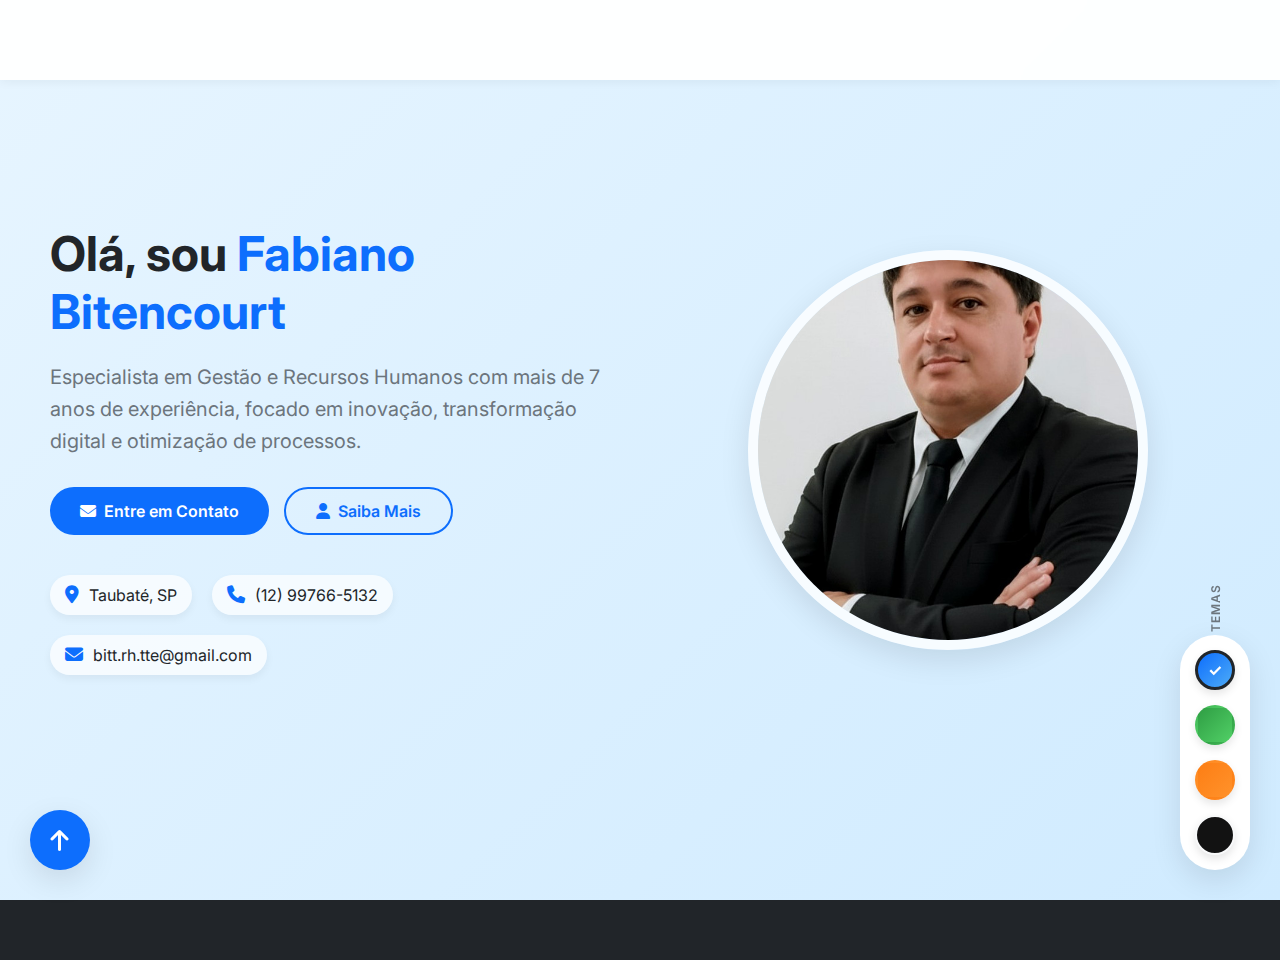
<file: index.html>
<!DOCTYPE html>
<html lang="pt-BR">
<head>
    <meta charset="UTF-8">
    <meta name="viewport" content="width=device-width, initial-scale=1.0">
    <title>Fabiano Bitencourt - Gestão e Inovação</title>
    <link href="https://fonts.googleapis.com/css2?family=Inter:wght@300;400;500;600;700;800&display=swap" rel="stylesheet">
    <link rel="stylesheet" href="https://cdnjs.cloudflare.com/ajax/libs/font-awesome/6.4.0/css/all.min.css">
    <link rel="stylesheet" href="styles.css">
</head>
<body>
    <!-- Skip to main content for accessibility -->
    <a href="#main-content" class="skip-link">Pular para o conteúdo principal</a>

    <!-- Theme Selector -->
    <div class="theme-selector">
        <div class="theme-label">Temas</div>
        <div class="theme-options">
            <div class="theme-option theme-ocean active" data-theme="ocean" title="Tema Oceano Azul"></div>
            <div class="theme-option theme-forest" data-theme="forest" title="Tema Floresta Verde"></div>
            <div class="theme-option theme-sunset" data-theme="sunset" title="Tema Pôr do Sol Laranja"></div>
            <div class="theme-option theme-dark" data-theme="dark" title="Tema Escuro"></div>
        </div>
    </div>

    <header id="header"></header>

    <!-- Main Content -->
    <main id="main-content">
        <!-- Hero Section -->
        <section class="hero" id="home">
            <div class="floating-shapes">
                <div class="shape shape-1"></div>
                <div class="shape shape-2"></div>
                <div class="shape shape-3"></div>
            </div>
            <div class="hero-container">
                <div class="hero-content">
                    <h1 class="hero-title">Olá, sou <span>Fabiano Bitencourt</span></h1>
                    <p class="hero-subtitle">Especialista em Gestão e Recursos Humanos com mais de 7 anos de experiência, focado em inovação, transformação digital e otimização de processos.</p>
                    <div class="hero-buttons">
                        <a href="contact.html" class="btn btn-primary">
                            <i class="fas fa-envelope"></i>
                            Entre em Contato
                        </a>
                        <a href="about.html" class="btn btn-outline">
                            <i class="fas fa-user"></i>
                            Saiba Mais
                        </a>
                    </div>
                    <div class="hero-info">
                        <div class="hero-info-item">
                            <i class="fas fa-map-marker-alt"></i>
                            <span>Taubaté, SP</span>
                        </div>
                        <div class="hero-info-item">
                            <i class="fas fa-phone"></i>
                            <span>(12) 99766-5132</span>
                        </div>
                        <div class="hero-info-item">
                            <i class="fas fa-envelope"></i>
                            <span>bitt.rh.tte@gmail.com</span>
                        </div>
                    </div>
                </div>
                <div class="hero-image">
                    <div class="hero-image-container">
                        <img src="assets/images/profile.jpg" alt="Fabiano Bitencourt">
                        <div class="hero-image-bg"></div>
                    </div>
                </div>
            </div>
        </section>
    </main>

    <footer></footer>

    <!-- Floating Action Button -->
    <div class="fab-container">
        <div class="fab" id="fab">
            <i class="fas fa-arrow-up"></i>
        </div>
    </div>

    <!-- Toast Notification -->
    <div class="toast" id="toast">
        <i class="fas fa-check-circle"></i>
        <span id="toast-message">Mensagem enviada com sucesso!</span>
    </div>

    <script src="script.js"></script>
</body>
</html>
</file>
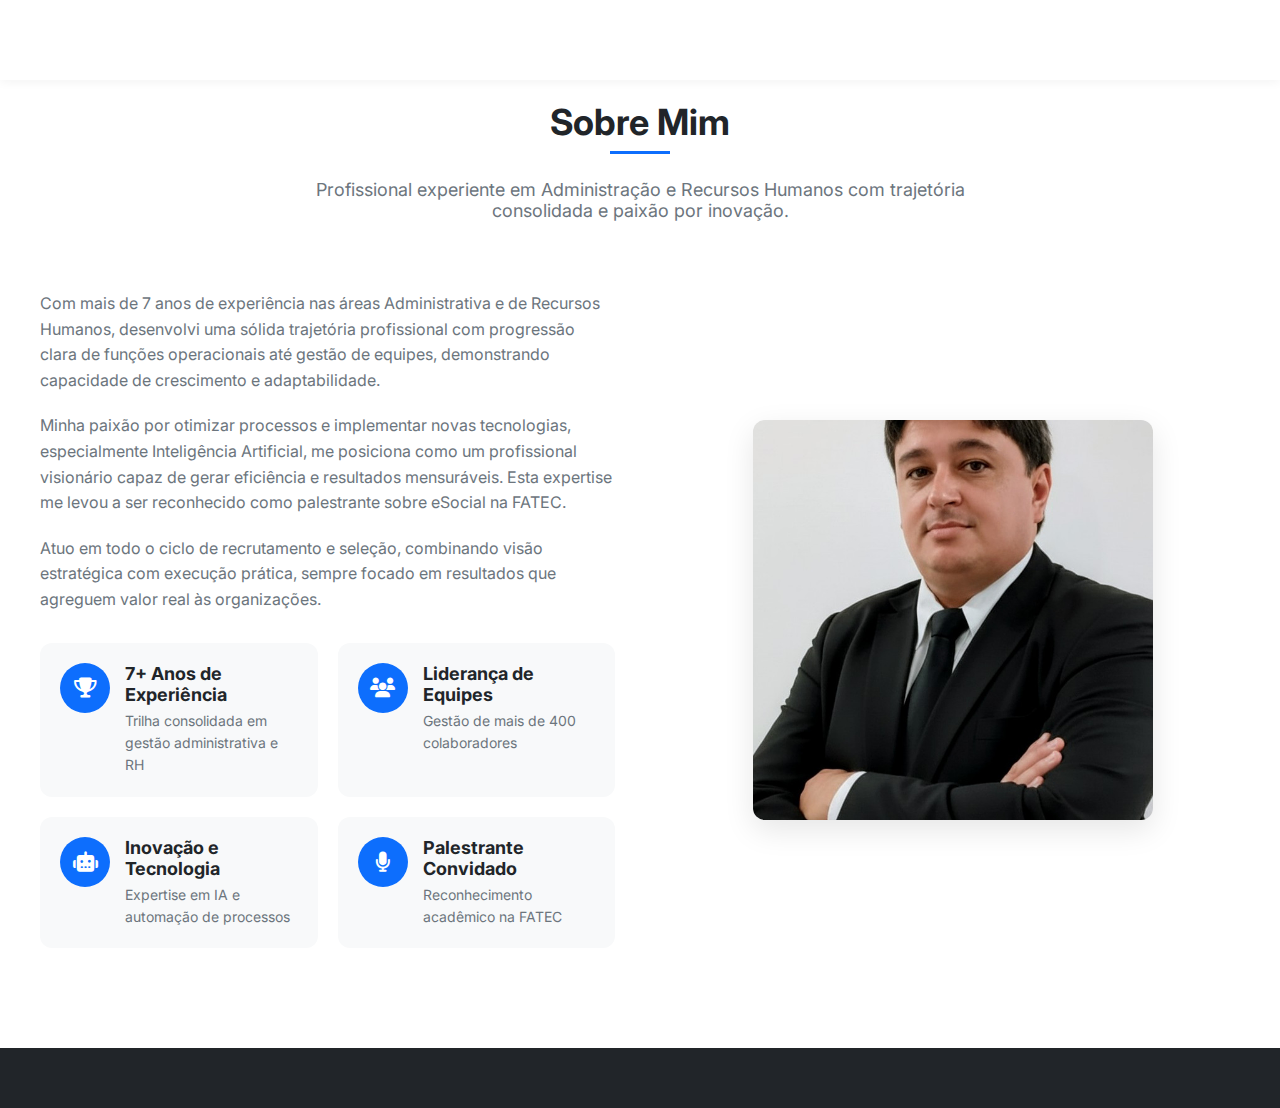
<file: about.html>
<!DOCTYPE html>
<html lang="pt-BR">
<head>
    <meta charset="UTF-8">
    <meta name="viewport" content="width=device-width, initial-scale=1.0">
    <title>Fabiano Bitencourt - Sobre Mim</title>
    <link href="https://fonts.googleapis.com/css2?family=Inter:wght@300;400;500;600;700;800&display=swap" rel="stylesheet">
    <link rel="stylesheet" href="https://cdnjs.cloudflare.com/ajax/libs/font-awesome/6.4.0/css/all.min.css">
    <link rel="stylesheet" href="styles.css">
</head>
<body>
    <header id="header"></header>
    <main id="main-content">
        <section class="about" id="about">
            <div class="section-container">
                <div class="section-header">
                    <h2 class="section-title">Sobre Mim</h2>
                    <p class="section-subtitle">Profissional experiente em Administração e Recursos Humanos com trajetória consolidada e paixão por inovação.</p>
                </div>
                <div class="about-content">
                    <div class="about-text">
                        <p>Com mais de 7 anos de experiência nas áreas Administrativa e de Recursos Humanos, desenvolvi uma sólida trajetória profissional com progressão clara de funções operacionais até gestão de equipes, demonstrando capacidade de crescimento e adaptabilidade.</p>
                        <p>Minha paixão por otimizar processos e implementar novas tecnologias, especialmente Inteligência Artificial, me posiciona como um profissional visionário capaz de gerar eficiência e resultados mensuráveis. Esta expertise me levou a ser reconhecido como palestrante sobre eSocial na FATEC.</p>
                        <p>Atuo em todo o ciclo de recrutamento e seleção, combinando visão estratégica com execução prática, sempre focado em resultados que agreguem valor real às organizações.</p>
                        <div class="about-highlights">
                            <div class="highlight-item">
                                <div class="highlight-icon">
                                    <i class="fas fa-trophy"></i>
                                </div>
                                <div class="highlight-text">
                                    <h4>7+ Anos de Experiência</h4>
                                    <p>Trilha consolidada em gestão administrativa e RH</p>
                                </div>
                            </div>
                            <div class="highlight-item">
                                <div class="highlight-icon">
                                    <i class="fas fa-users"></i>
                                </div>
                                <div class="highlight-text">
                                    <h4>Liderança de Equipes</h4>
                                    <p>Gestão de mais de 400 colaboradores</p>
                                </div>
                            </div>
                            <div class="highlight-item">
                                <div class="highlight-icon">
                                    <i class="fas fa-robot"></i>
                                </div>
                                <div class="highlight-text">
                                    <h4>Inovação e Tecnologia</h4>
                                    <p>Expertise em IA e automação de processos</p>
                                </div>
                            </div>
                            <div class="highlight-item">
                                <div class="highlight-icon">
                                    <i class="fas fa-microphone"></i>
                                </div>
                                <div class="highlight-text">
                                    <h4>Palestrante Convidado</h4>
                                    <p>Reconhecimento acadêmico na FATEC</p>
                                </div>
                            </div>
                        </div>
                    </div>
                    <div class="about-image">
                        <div class="about-image-container">
                            <img src="assets/images/profile.jpg" alt="Fabiano Bitencourt">
                        </div>
                    </div>
                </div>
            </div>
        </section>
    </main>
    <footer></footer>
    <script src="script.js"></script>
</body>
</html>
</file>
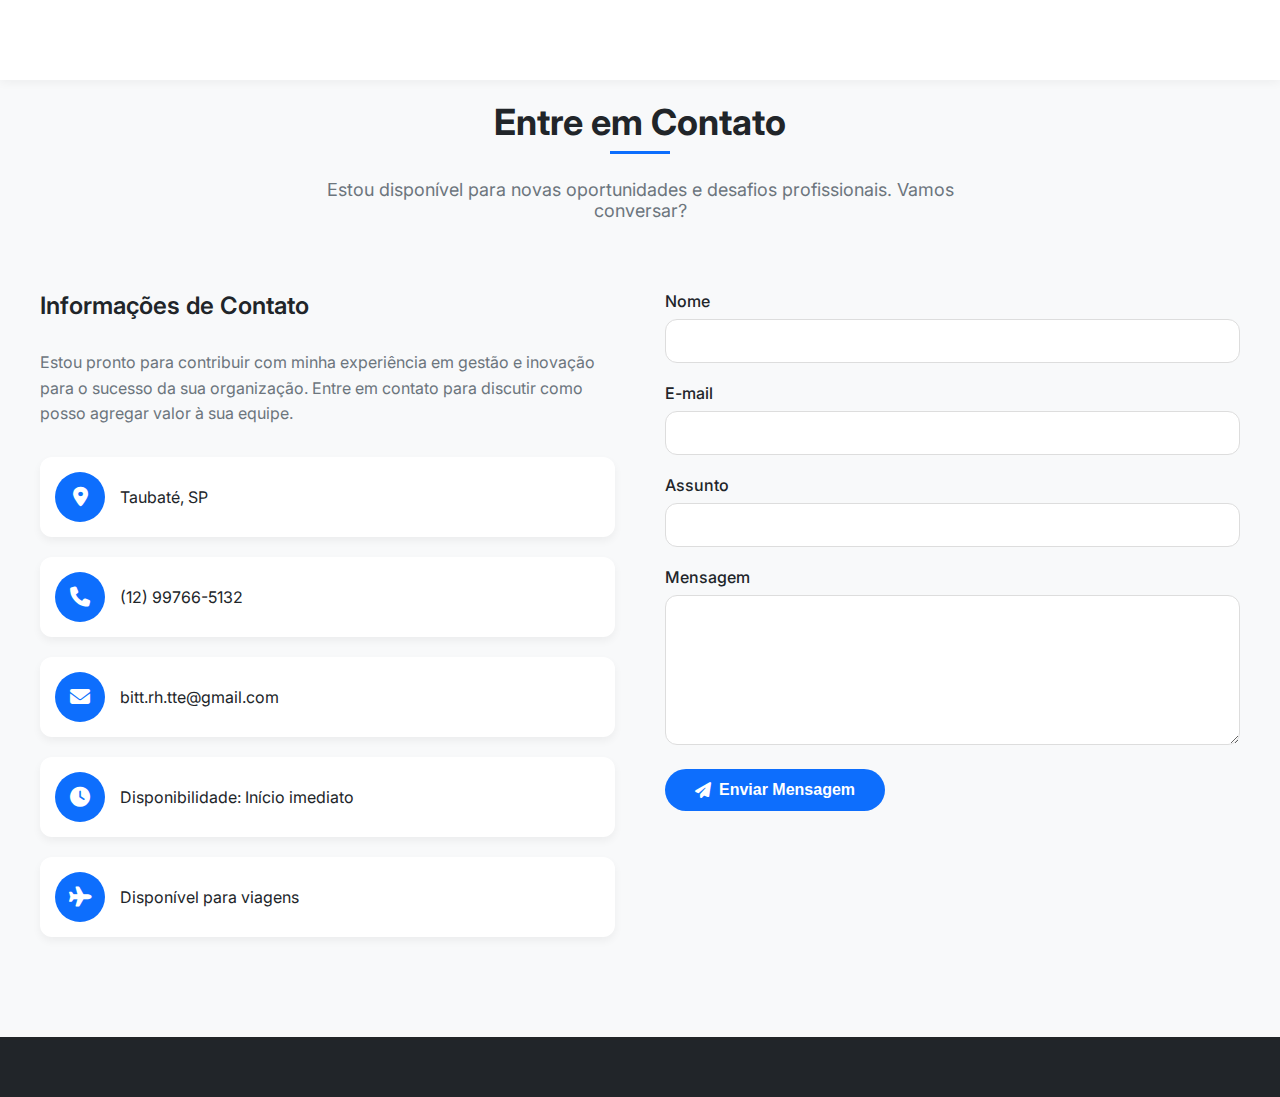
<file: contact.html>
<!DOCTYPE html>
<html lang="pt-BR">
<head>
    <meta charset="UTF-8">
    <meta name="viewport" content="width=device-width, initial-scale=1.0">
    <title>Fabiano Bitencourt - Contato</title>
    <link href="https://fonts.googleapis.com/css2?family=Inter:wght@300;400;500;600;700;800&display=swap" rel="stylesheet">
    <link rel="stylesheet" href="https://cdnjs.cloudflare.com/ajax/libs/font-awesome/6.4.0/css/all.min.css">
    <link rel="stylesheet" href="styles.css">
</head>
<body>
    <header id="header"></header>
    <main id="main-content">
        <section class="contact" id="contact">
            <div class="section-container">
                <div class="section-header">
                    <h2 class="section-title">Entre em Contato</h2>
                    <p class="section-subtitle">Estou disponível para novas oportunidades e desafios profissionais. Vamos conversar?</p>
                </div>
                <div class="contact-container">
                    <div class="contact-info">
                        <h3 class="contact-info-title">Informações de Contato</h3>
                        <p class="contact-info-text">Estou pronto para contribuir com minha experiência em gestão e inovação para o sucesso da sua organização. Entre em contato para discutir como posso agregar valor à sua equipe.</p>
                        <div class="contact-details">
                            <div class="contact-item">
                                <div class="contact-icon">
                                    <i class="fas fa-map-marker-alt"></i>
                                </div>
                                <div class="contact-text">Taubaté, SP</div>
                            </div>
                            <div class="contact-item">
                                <div class="contact-icon">
                                    <i class="fas fa-phone"></i>
                                </div>
                                <div class="contact-text">(12) 99766-5132</div>
                            </div>
                            <div class="contact-item">
                                <div class="contact-icon">
                                    <i class="fas fa-envelope"></i>
                                </div>
                                <div class="contact-text">bitt.rh.tte@gmail.com</div>
                            </div>
                            <div class="contact-item">
                                <div class="contact-icon">
                                    <i class="fas fa-clock"></i>
                                </div>
                                <div class="contact-text">Disponibilidade: Início imediato</div>
                            </div>
                            <div class="contact-item">
                                <div class="contact-icon">
                                    <i class="fas fa-plane"></i>
                                </div>
                                <div class="contact-text">Disponível para viagens</div>
                            </div>
                        </div>
                    </div>
                    <div class="contact-form">
                        <form id="contact-form">
                            <div class="form-group">
                                <label for="name">Nome</label>
                                <input type="text" id="name" class="form-control" required>
                                <div class="error-message" id="name-error"></div>
                            </div>
                            <div class="form-group">
                                <label for="email">E-mail</label>
                                <input type="email" id="email" class="form-control" required>
                                <div class="error-message" id="email-error"></div>
                            </div>
                            <div class="form-group">
                                <label for="subject">Assunto</label>
                                <input type="text" id="subject" class="form-control" required>
                                <div class="error-message" id="subject-error"></div>
                            </div>
                            <div class="form-group">
                                <label for="message">Mensagem</label>
                                <textarea id="message" class="form-control" required></textarea>
                                <div class="error-message" id="message-error"></div>
                            </div>
                            <button type="submit" class="form-button">
                                <i class="fas fa-paper-plane"></i>
                                Enviar Mensagem
                            </button>
                        </form>
                    </div>
                </div>
            </div>
        </section>
    </main>
    <footer></footer>
    <script src="script.js"></script>
</body>
</html>
</file>
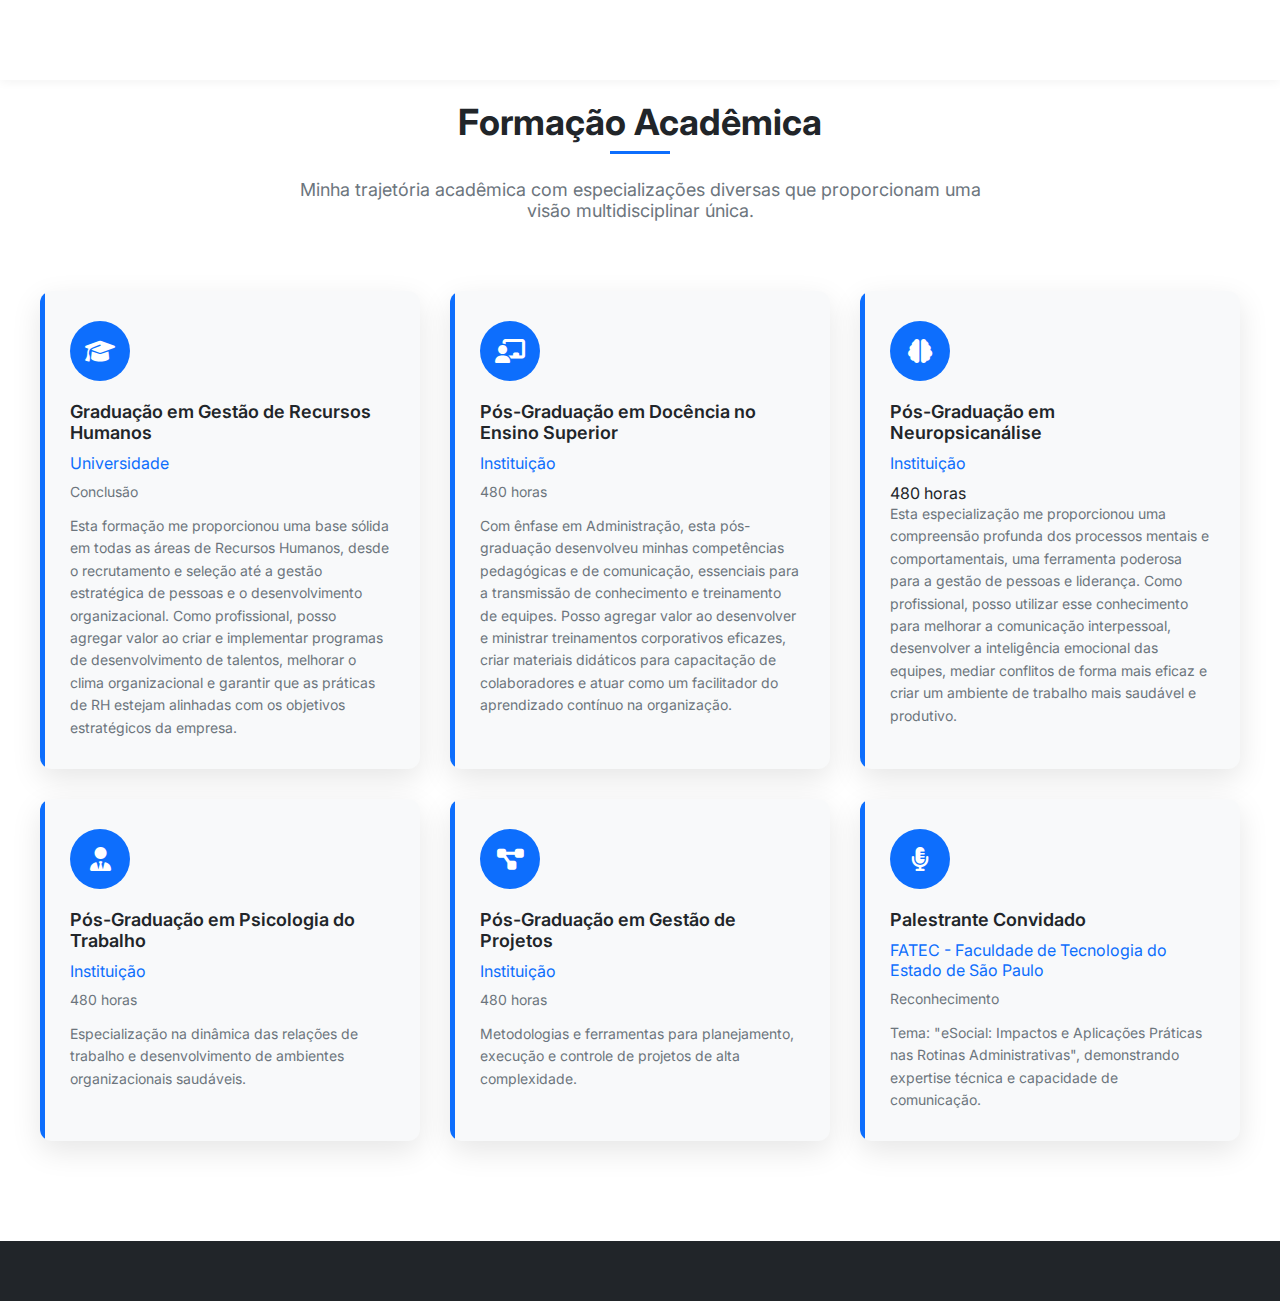
<file: education.html>
<!DOCTYPE html>
<html lang="pt-BR">
<head>
    <meta charset="UTF-8">
    <meta name="viewport" content="width=device-width, initial-scale=1.0">
    <title>Fabiano Bitencourt - Formação</title>
    <link href="https://fonts.googleapis.com/css2?family=Inter:wght@300;400;500;600;700;800&display=swap" rel="stylesheet">
    <link rel="stylesheet" href="https://cdnjs.cloudflare.com/ajax/libs/font-awesome/6.4.0/css/all.min.css">
    <link rel="stylesheet" href="styles.css">
</head>
<body>
    <header id="header"></header>
    <main id="main-content">
        <section class="education" id="education">
            <div class="section-container">
                <div class="section-header">
                    <h2 class="section-title">Formação Acadêmica</h2>
                    <p class="section-subtitle">Minha trajetória acadêmica com especializações diversas que proporcionam uma visão multidisciplinar única.</p>
                </div>
                <div class="education-container">
                    <div class="education-card">
                        <div class="education-icon">
                            <i class="fas fa-graduation-cap"></i>
                        </div>
                        <h3 class="education-title">Graduação em Gestão de Recursos Humanos</h3>
                        <div class="education-institution">Universidade</div>
                        <div class="education-date">Conclusão</div>
                        <p class="education-description">Esta formação me proporcionou uma base sólida em todas as áreas de Recursos Humanos, desde o recrutamento e seleção até a gestão estratégica de pessoas e o desenvolvimento organizacional. Como profissional, posso agregar valor ao criar e implementar programas de desenvolvimento de talentos, melhorar o clima organizacional e garantir que as práticas de RH estejam alinhadas com os objetivos estratégicos da empresa.</p>
                    </div>
                    <div class="education-card">
                        <div class="education-icon">
                            <i class="fas fa-chalkboard-teacher"></i>
                        </div>
                        <h3 class="education-title">Pós-Graduação em Docência no Ensino Superior</h3>
                        <div class="education-institution">Instituição</div>
                        <div class="education-date">480 horas</div>
                        <p class="education-description">Com ênfase em Administração, esta pós-graduação desenvolveu minhas competências pedagógicas e de comunicação, essenciais para a transmissão de conhecimento e treinamento de equipes. Posso agregar valor ao desenvolver e ministrar treinamentos corporativos eficazes, criar materiais didáticos para capacitação de colaboradores e atuar como um facilitador do aprendizado contínuo na organização.</p>
                    </div>
                    <div class="education-card">
                        <div class="education-icon">
                            <i class="fas fa-brain"></i>
                        </div>
                        <h3 class="education-title">Pós-Graduação em Neuropsicanálise</h3>
                        <div class="education-institution">Instituição</div>
                        <div class.education-date">480 horas</div>
                        <p class="education-description">Esta especialização me proporcionou uma compreensão profunda dos processos mentais e comportamentais, uma ferramenta poderosa para a gestão de pessoas e liderança. Como profissional, posso utilizar esse conhecimento para melhorar a comunicação interpessoal, desenvolver a inteligência emocional das equipes, mediar conflitos de forma mais eficaz e criar um ambiente de trabalho mais saudável e produtivo.</p>
                    </div>
                    <div class="education-card">
                        <div class="education-icon">
                            <i class="fas fa-user-tie"></i>
                        </div>
                        <h3 class="education-title">Pós-Graduação em Psicologia do Trabalho</h3>
                        <div class="education-institution">Instituição</div>
                        <div class="education-date">480 horas</div>
                        <p class="education-description">Especialização na dinâmica das relações de trabalho e desenvolvimento de ambientes organizacionais saudáveis.</p>
                    </div>
                    <div class="education-card">
                        <div class="education-icon">
                            <i class="fas fa-project-diagram"></i>
                        </div>
                        <h3 class="education-title">Pós-Graduação em Gestão de Projetos</h3>
                        <div class="education-institution">Instituição</div>
                        <div class="education-date">480 horas</div>
                        <p class="education-description">Metodologias e ferramentas para planejamento, execução e controle de projetos de alta complexidade.</p>
                    </div>
                    <div class="education-card">
                        <div class="education-icon">
                            <i class="fas fa-microphone-alt"></i>
                        </div>
                        <h3 class="education-title">Palestrante Convidado</h3>
                        <div class="education-institution">FATEC - Faculdade de Tecnologia do Estado de São Paulo</div>
                        <div class="education-date">Reconhecimento</div>
                        <p class="education-description">Tema: "eSocial: Impactos e Aplicações Práticas nas Rotinas Administrativas", demonstrando expertise técnica e capacidade de comunicação.</p>
                    </div>
                </div>
            </div>
        </section>
    </main>
    <footer></footer>
    <script src="script.js"></script>
</body>
</html>
</file>
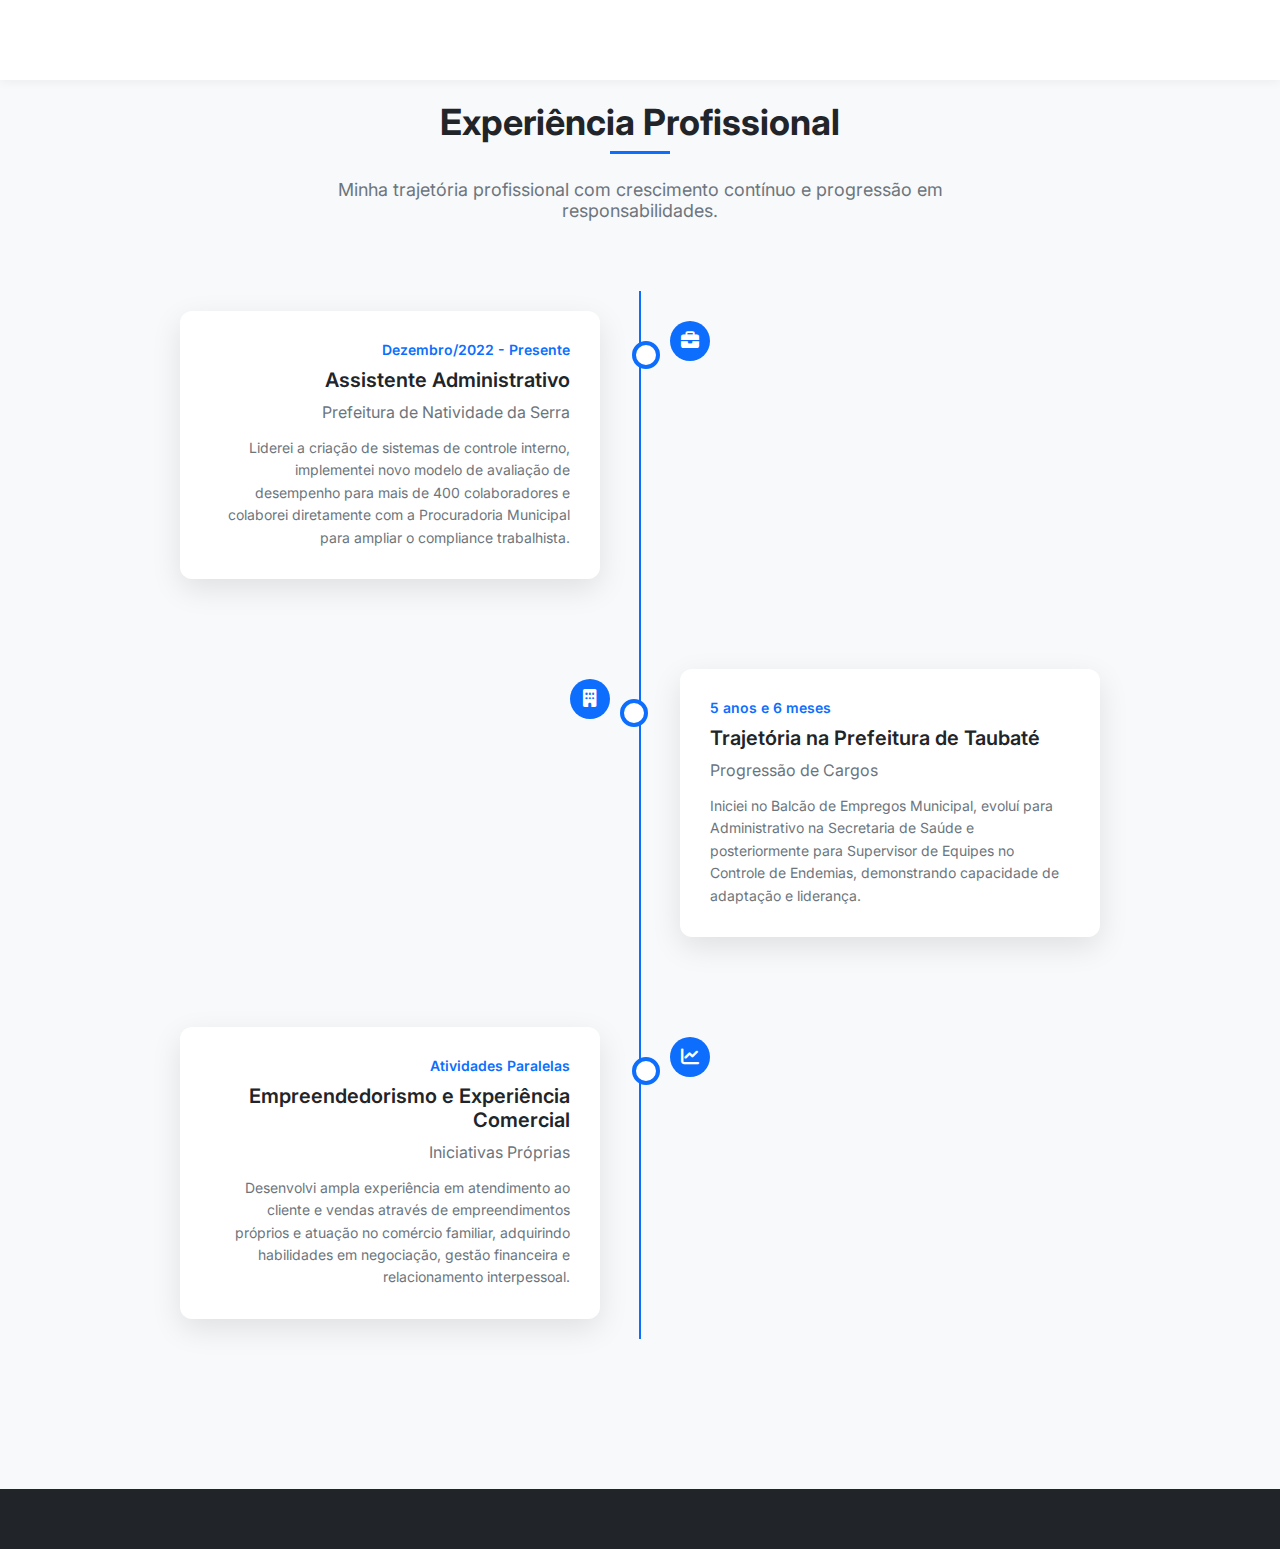
<file: experience.html>
<!DOCTYPE html>
<html lang="pt-BR">
<head>
    <meta charset="UTF-8">
    <meta name="viewport" content="width=device-width, initial-scale=1.0">
    <title>Fabiano Bitencourt - Experiência</title>
    <link href="https://fonts.googleapis.com/css2?family=Inter:wght@300;400;500;600;700;800&display=swap" rel="stylesheet">
    <link rel="stylesheet" href="https://cdnjs.cloudflare.com/ajax/libs/font-awesome/6.4.0/css/all.min.css">
    <link rel="stylesheet" href="styles.css">
</head>
<body>
    <header id="header"></header>
    <main id="main-content">
        <section class="experience" id="experience">
            <div class="section-container">
                <div class="section-header">
                    <h2 class="section-title">Experiência Profissional</h2>
                    <p class="section-subtitle">Minha trajetória profissional com crescimento contínuo e progressão em responsabilidades.</p>
                </div>
                <div class="timeline">
                    <div class="timeline-item">
                        <div class="timeline-content">
                            <div class="timeline-date">Dezembro/2022 - Presente</div>
                            <h3 class="timeline-title">Assistente Administrativo</h3>
                            <div class="timeline-company">Prefeitura de Natividade da Serra</div>
                            <p class="timeline-description">Liderei a criação de sistemas de controle interno, implementei novo modelo de avaliação de desempenho para mais de 400 colaboradores e colaborei diretamente com a Procuradoria Municipal para ampliar o compliance trabalhista.</p>
                        </div>
                        <div class="timeline-icon">
                            <i class="fas fa-briefcase"></i>
                        </div>
                    </div>
                    <div class="timeline-item">
                        <div class="timeline-content">
                            <div class="timeline-date">5 anos e 6 meses</div>
                            <h3 class="timeline-title">Trajetória na Prefeitura de Taubaté</h3>
                            <div class="timeline-company">Progressão de Cargos</div>
                            <p class="timeline-description">Iniciei no Balcão de Empregos Municipal, evoluí para Administrativo na Secretaria de Saúde e posteriormente para Supervisor de Equipes no Controle de Endemias, demonstrando capacidade de adaptação e liderança.</p>
                        </div>
                        <div class="timeline-icon">
                            <i class="fas fa-building"></i>
                        </div>
                    </div>
                    <div class="timeline-item">
                        <div class="timeline-content">
                            <div class="timeline-date">Atividades Paralelas</div>
                            <h3 class="timeline-title">Empreendedorismo e Experiência Comercial</h3>
                            <div class="timeline-company">Iniciativas Próprias</div>
                            <p class="timeline-description">Desenvolvi ampla experiência em atendimento ao cliente e vendas através de empreendimentos próprios e atuação no comércio familiar, adquirindo habilidades em negociação, gestão financeira e relacionamento interpessoal.</p>
                        </div>
                        <div class="timeline-icon">
                            <i class="fas fa-chart-line"></i>
                        </div>
                    </div>
                </div>
            </div>
        </section>
    </main>
    <footer></footer>
    <script src="script.js"></script>
</body>
</html>
</file>
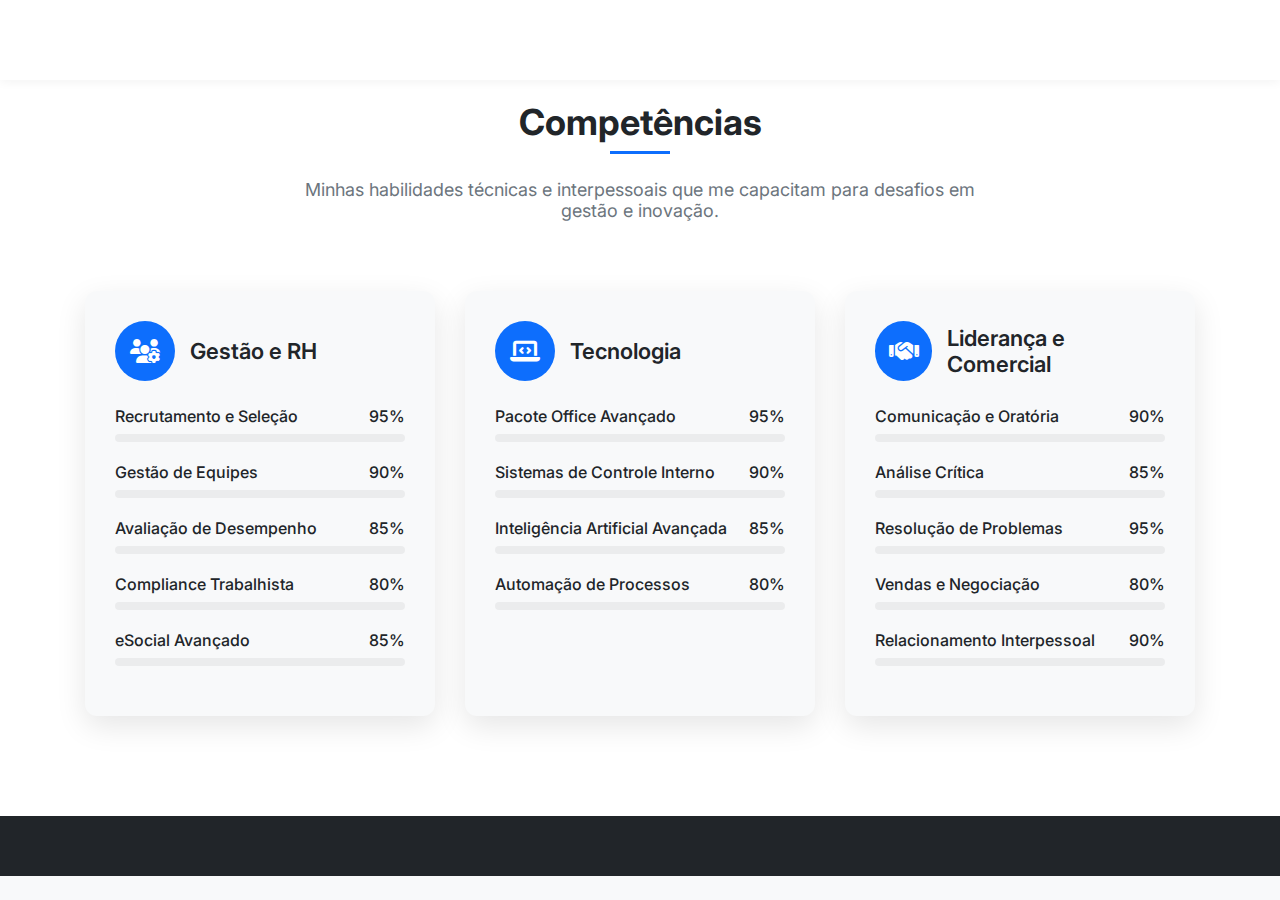
<file: skills.html>
<!DOCTYPE html>
<html lang="pt-BR">
<head>
    <meta charset="UTF-8">
    <meta name="viewport" content="width=device-width, initial-scale=1.0">
    <title>Fabiano Bitencourt - Competências</title>
    <link href="https://fonts.googleapis.com/css2?family=Inter:wght@300;400;500;600;700;800&display=swap" rel="stylesheet">
    <link rel="stylesheet" href="https://cdnjs.cloudflare.com/ajax/libs/font-awesome/6.4.0/css/all.min.css">
    <link rel="stylesheet" href="styles.css">
</head>
<body>
    <header id="header"></header>
    <main id="main-content">
        <section class="skills" id="skills">
            <div class="section-container">
                <div class="section-header">
                    <h2 class="section-title">Competências</h2>
                    <p class="section-subtitle">Minhas habilidades técnicas e interpessoais que me capacitam para desafios em gestão e inovação.</p>
                </div>
                <div class="skills-container">
                    <div class="skill-category">
                        <div class="skill-category-header">
                            <div class="skill-category-icon">
                                <i class="fas fa-users-cog"></i>
                            </div>
                            <h3 class="skill-category-title">Gestão e RH</h3>
                        </div>
                        <ul class="skill-list">
                            <li class="skill-item">
                                <div class="skill-name">
                                    <span>Recrutamento e Seleção</span>
                                    <span class="skill-percentage">95%</span>
                                </div>
                                <div class="skill-bar">
                                    <div class="skill-progress" data-skill="95"></div>
                                </div>
                            </li>
                            <li class="skill-item">
                                <div class="skill-name">
                                    <span>Gestão de Equipes</span>
                                    <span class="skill-percentage">90%</span>
                                </div>
                                <div class="skill-bar">
                                    <div class="skill-progress" data-skill="90"></div>
                                </div>
                            </li>
                            <li class="skill-item">
                                <div class="skill-name">
                                    <span>Avaliação de Desempenho</span>
                                    <span class="skill-percentage">85%</span>
                                </div>
                                <div class="skill-bar">
                                    <div class="skill-progress" data-skill="85"></div>
                                </div>
                            </li>
                            <li class="skill-item">
                                <div class="skill-name">
                                    <span>Compliance Trabalhista</span>
                                    <span class="skill-percentage">80%</span>
                                </div>
                                <div class="skill-bar">
                                    <div class="skill-progress" data-skill="80"></div>
                                </div>
                            </li>
                            <li class="skill-item">
                                <div class="skill-name">
                                    <span>eSocial Avançado</span>
                                    <span class="skill-percentage">85%</span>
                                </div>
                                <div class="skill-bar">
                                    <div class="skill-progress" data-skill="85"></div>
                                </div>
                            </li>
                        </ul>
                    </div>
                    <div class="skill-category">
                        <div class="skill-category-header">
                            <div class="skill-category-icon">
                                <i class="fas fa-laptop-code"></i>
                            </div>
                            <h3 class="skill-category-title">Tecnologia</h3>
                        </div>
                        <ul class="skill-list">
                            <li class="skill-item">
                                <div class="skill-name">
                                    <span>Pacote Office Avançado</span>
                                    <span class="skill-percentage">95%</span>
                                </div>
                                <div class="skill-bar">
                                    <div class="skill-progress" data-skill="95"></div>
                                </div>
                            </li>
                            <li class="skill-item">
                                <div class="skill-name">
                                    <span>Sistemas de Controle Interno</span>
                                    <span class="skill-percentage">90%</span>
                                </div>
                                <div class="skill-bar">
                                    <div class="skill-progress" data-skill="90"></div>
                                </div>
                            </li>
                            <li class="skill-item">
                                <div class="skill-name">
                                    <span>Inteligência Artificial Avançada</span>
                                    <span class="skill-percentage">85%</span>
                                </div>
                                <div class="skill-bar">
                                    <div class="skill-progress" data-skill="85"></div>
                                </div>
                            </li>
                            <li class="skill-item">
                                <div class="skill-name">
                                    <span>Automação de Processos</span>
                                    <span class="skill-percentage">80%</span>
                                </div>
                                <div class="skill-bar">
                                    <div class="skill-progress" data-skill="80"></div>
                                </div>
                            </li>
                        </ul>
                    </div>
                    <div class="skill-category">
                        <div class="skill-category-header">
                            <div class="skill-category-icon">
                                <i class="fas fa-handshake"></i>
                            </div>
                            <h3 class="skill-category-title">Liderança e Comercial</h3>
                        </div>
                        <ul class="skill-list">
                            <li class="skill-item">
                                <div class="skill-name">
                                    <span>Comunicação e Oratória</span>
                                    <span class="skill-percentage">90%</span>
                                </div>
                                <div class="skill-bar">
                                    <div class="skill-progress" data-skill="90"></div>
                                </div>
                            </li>
                            <li class="skill-item">
                                <div class="skill-name">
                                    <span>Análise Crítica</span>
                                    <span class="skill-percentage">85%</span>
                                </div>
                                <div class="skill-bar">
                                    <div class="skill-progress" data-skill="85"></div>
                                </div>
                            </li>
                            <li class="skill-item">
                                <div class="skill-name">
                                    <span>Resolução de Problemas</span>
                                    <span class="skill-percentage">95%</span>
                                </div>
                                <div class="skill-bar">
                                    <div class="skill-progress" data-skill="95"></div>
                                </div>
                            </li>
                            <li class="skill-item">
                                <div class="skill-name">
                                    <span>Vendas e Negociação</span>
                                    <span class="skill-percentage">80%</span>
                                </div>
                                <div class="skill-bar">
                                    <div class="skill-progress" data-skill="80"></div>
                                </div>
                            </li>
                            <li class="skill-item">
                                <div class="skill-name">
                                    <span>Relacionamento Interpessoal</span>
                                    <span class="skill-percentage">90%</span>
                                </div>
                                <div class="skill-bar">
                                    <div class="skill-progress" data-skill="90"></div>
                                </div>
                            </li>
                        </ul>
                    </div>
                </div>
            </div>
        </section>
    </main>
    <footer></footer>
    <script src="script.js"></script>
</body>
</html>
</file>
<file: styles.css>
/* Theme Variables - Default: Ocean Blue */
        :root {
            --primary-color: #0d6efd;
            --secondary-color: #4dabf7;
            --accent-color: #1864ab;
            --text-color: #212529;
            --light-text: #6c757d;
            --bg-color: #f8f9fa;
            --card-bg: #ffffff;
            --white: #ffffff;
            --shadow: 0 10px 30px rgba(0, 0, 0, 0.1);
            --transition: all 0.3s ease;
            --gradient-start: #e7f5ff;
            --gradient-end: #d0ebff;
            --border-radius: 12px;
            --header-height: 80px;
        }

        /* Theme 2: Forest Green */
        [data-theme="forest"] {
            --primary-color: #2f9e44;
            --secondary-color: #51cf66;
            --accent-color: #2b8a3e;
            --text-color: #212529;
            --light-text: #495057;
            --bg-color: #f8faf9;
            --card-bg: #ffffff;
            --white: #ffffff;
            --gradient-start: #ebfbee;
            --gradient-end: #d3f9d8;
        }

        /* Theme 3: Sunset Orange */
        [data-theme="sunset"] {
            --primary-color: #fd7e14;
            --secondary-color: #ff922b;
            --accent-color: #e8590c;
            --text-color: #212529;
            --light-text: #495057;
            --bg-color: #fff8f3;
            --card-bg: #ffffff;
            --white: #ffffff;
            --gradient-start: #fff4e6;
            --gradient-end: #ffe8cc;
        }

        /* Theme 4: Dark Mode */
        [data-theme="dark"] {
            --primary-color: #4dabf7;
            --secondary-color: #0d6efd;
            --accent-color: #1864ab;
            --text-color: #f8f9fa;
            --light-text: #adb5bd;
            --bg-color: #121212;
            --card-bg: #1e1e1e;
            --white: #ffffff;
            --shadow: 0 10px 30px rgba(0, 0, 0, 0.3);
            --gradient-start: #1e1e1e;
            --gradient-end: #121212;
        }

        * {
            margin: 0;
            padding: 0;
            box-sizing: border-box;
        }

        body {
            font-family: 'Inter', sans-serif;
            color: var(--text-color);
            background-color: var(--bg-color);
            overflow-x: hidden;
            transition: var(--transition);
        }

        /* Skip to main content for accessibility */
        .skip-link {
            position: absolute;
            top: -40px;
            left: 0;
            background: var(--primary-color);
            color: white;
            padding: 8px;
            z-index: 100;
            transition: top 0.3s;
        }

        .skip-link:focus {
            top: 0;
        }

        /* Theme Selector */
        .theme-selector {
            position: fixed;
            bottom: 30px;
            right: 30px;
            z-index: 1001;
            display: flex;
            flex-direction: column;
            gap: 15px;
            align-items: center;
        }

        .theme-label {
            font-size: 12px;
            font-weight: 600;
            color: var(--light-text);
            text-transform: uppercase;
            letter-spacing: 1px;
            transform: rotate(-90deg);
            transform-origin: center;
            margin-bottom: 5px;
        }

        .theme-options {
            display: flex;
            flex-direction: column;
            gap: 15px;
            background-color: var(--card-bg);
            padding: 15px;
            border-radius: 50px;
            box-shadow: var(--shadow);
        }

        .theme-option {
            width: 40px;
            height: 40px;
            border-radius: 50%;
            cursor: pointer;
            border: 3px solid transparent;
            transition: var(--transition);
            box-shadow: 0 4px 8px rgba(0, 0, 0, 0.1);
            position: relative;
        }

        .theme-option:hover {
            transform: scale(1.1);
        }

        .theme-option.active {
            border-color: var(--text-color);
        }

        .theme-option.active::after {
            content: '✓';
            position: absolute;
            top: 50%;
            left: 50%;
            transform: translate(-50%, -50%);
            color: white;
            font-weight: bold;
        }

        .theme-ocean {
            background: linear-gradient(135deg, #0d6efd, #4dabf7);
        }

        .theme-forest {
            background: linear-gradient(135deg, #2f9e44, #51cf66);
        }

        .theme-sunset {
            background: linear-gradient(135deg, #fd7e14, #ff922b);
        }

        .theme-dark {
            background-color: #121212;
            border: 2px solid #f8f9fa;
        }

        /* Header with Enhanced Navigation */
        header {
            position: fixed;
            top: 0;
            left: 0;
            width: 100%;
            height: var(--header-height);
            background-color: rgba(255, 255, 255, 0.95);
            backdrop-filter: blur(10px);
            box-shadow: 0 2px 10px rgba(0, 0, 0, 0.05);
            z-index: 1000;
            transition: var(--transition);
        }

        header.scrolled {
            box-shadow: var(--shadow);
        }

        .header-container {
            display: flex;
            justify-content: space-between;
            align-items: center;
            height: 100%;
            max-width: 1200px;
            margin: 0 auto;
            padding: 0 20px;
        }

        .logo {
            font-size: 24px;
            font-weight: 700;
            color: var(--primary-color);
            text-decoration: none;
            display: flex;
            align-items: center;
        }

        .logo i {
            margin-right: 10px;
            font-size: 28px;
        }

        .logo span {
            color: var(--accent-color);
        }

        /* Navigation Tabs */
        .nav-tabs {
            display: flex;
            background-color: var(--bg-color);
            border-radius: 50px;
            padding: 5px;
            box-shadow: inset 0 2px 4px rgba(0, 0, 0, 0.06);
        }

        .nav-tab {
            padding: 10px 20px;
            border-radius: 50px;
            font-weight: 500;
            color: var(--light-text);
            text-decoration: none;
            transition: var(--transition);
            position: relative;
            display: flex;
            align-items: center;
            gap: 8px;
        }

        .nav-tab i {
            font-size: 16px;
        }

        .nav-tab:hover {
            color: var(--primary-color);
        }

        .nav-tab.active {
            background-color: var(--white);
            color: var(--primary-color);
            box-shadow: 0 2px 8px rgba(0, 0, 0, 0.1);
        }

        /* Mobile Menu Toggle */
        .menu-toggle {
            display: none;
            flex-direction: column;
            cursor: pointer;
            width: 30px;
            height: 30px;
            justify-content: center;
            align-items: center;
        }

        .menu-toggle span {
            width: 25px;
            height: 3px;
            background-color: var(--text-color);
            margin: 3px 0;
            transition: var(--transition);
            border-radius: 3px;
        }

        /* Mobile Navigation */
        .mobile-nav {
            position: fixed;
            top: 0;
            right: -100%;
            width: 80%;
            max-width: 350px;
            height: 100vh;
            background-color: var(--white);
            box-shadow: -5px 0 15px rgba(0, 0, 0, 0.1);
            transition: right 0.3s ease;
            z-index: 1001;
            overflow-y: auto;
        }

        .mobile-nav.active {
            right: 0;
        }

        .mobile-nav-header {
            display: flex;
            justify-content: space-between;
            align-items: center;
            padding: 20px;
            border-bottom: 1px solid rgba(0, 0, 0, 0.05);
        }

        .mobile-nav-title {
            font-size: 20px;
            font-weight: 600;
            color: var(--primary-color);
        }

        .mobile-nav-close {
            width: 30px;
            height: 30px;
            display: flex;
            justify-content: center;
            align-items: center;
            cursor: pointer;
            border-radius: 50%;
            background-color: var(--bg-color);
            transition: var(--transition);
        }

        .mobile-nav-close:hover {
            background-color: var(--primary-color);
            color: var(--white);
        }

        .mobile-nav-menu {
            padding: 20px;
        }

        .mobile-nav-item {
            margin-bottom: 15px;
        }

        .mobile-nav-link {
            display: flex;
            align-items: center;
            padding: 12px 15px;
            border-radius: var(--border-radius);
            color: var(--text-color);
            text-decoration: none;
            font-weight: 500;
            transition: var(--transition);
        }

        .mobile-nav-link i {
            margin-right: 15px;
            color: var(--primary-color);
        }

        .mobile-nav-link:hover {
            background-color: var(--bg-color);
            color: var(--primary-color);
        }

        .mobile-nav-link.active {
            background-color: var(--primary-color);
            color: var(--white);
        }

        .mobile-nav-link.active i {
            color: var(--white);
        }

        /* Mobile Theme Selector */
        .mobile-theme-selector {
            padding: 20px;
            border-top: 1px solid rgba(0, 0, 0, 0.05);
        }

        .mobile-theme-title {
            font-size: 16px;
            font-weight: 600;
            margin-bottom: 15px;
            color: var(--text-color);
        }

        .mobile-theme-options {
            display: flex;
            gap: 15px;
        }

        .mobile-theme-option {
            width: 50px;
            height: 50px;
            border-radius: 50%;
            cursor: pointer;
            border: 3px solid transparent;
            transition: var(--transition);
            position: relative;
        }

        .mobile-theme-option:hover {
            transform: scale(1.1);
        }

        .mobile-theme-option.active {
            border-color: var(--text-color);
        }

        .mobile-theme-option.active::after {
            content: '✓';
            position: absolute;
            top: 50%;
            left: 50%;
            transform: translate(-50%, -50%);
            color: white;
            font-weight: bold;
        }

        /* Overlay for mobile menu */
        .overlay {
            position: fixed;
            top: 0;
            left: 0;
            width: 100%;
            height: 100%;
            background-color: rgba(0, 0, 0, 0.5);
            z-index: 999;
            opacity: 0;
            visibility: hidden;
            transition: var(--transition);
        }

        .overlay.active {
            opacity: 1;
            visibility: visible;
        }

        /* Hero Section */
        .hero {
            height: 100vh;
            display: flex;
            align-items: center;
            padding: 0 50px;
            background: linear-gradient(135deg, var(--gradient-start) 0%, var(--gradient-end) 100%);
            position: relative;
            overflow: hidden;
        }

        .hero-container {
            display: flex;
            max-width: 1200px;
            margin: 0 auto;
            width: 100%;
            align-items: center;
        }

        .hero-content {
            flex: 1;
            padding-right: 50px;
            animation: fadeInLeft 1s ease-out;
        }

        .hero-title {
            font-size: 48px;
            font-weight: 700;
            margin-bottom: 20px;
            line-height: 1.2;
            color: var(--text-color);
        }

        .hero-title span {
            color: var(--primary-color);
        }

        .hero-subtitle {
            font-size: 20px;
            font-weight: 400;
            margin-bottom: 30px;
            color: var(--light-text);
            line-height: 1.6;
        }

        .hero-buttons {
            display: flex;
            margin-bottom: 40px;
            flex-wrap: wrap;
            gap: 15px;
        }

        .btn {
            padding: 12px 30px;
            border-radius: 30px;
            font-weight: 600;
            text-decoration: none;
            display: inline-flex;
            align-items: center;
            gap: 8px;
            transition: var(--transition);
            border: none;
            cursor: pointer;
            font-size: 16px;
        }

        .btn:active {
            transform: scale(0.98);
        }

        .btn-primary {
            background-color: var(--primary-color);
            color: var(--white);
        }

        .btn-primary:hover {
            background-color: var(--accent-color);
            transform: translateY(-3px);
            box-shadow: 0 10px 20px rgba(13, 110, 253, 0.3);
        }

        .btn-outline {
            background-color: transparent;
            color: var(--primary-color);
            border: 2px solid var(--primary-color);
        }

        .btn-outline:hover {
            background-color: var(--primary-color);
            color: var(--white);
            transform: translateY(-3px);
        }

        .hero-info {
            display: flex;
            flex-wrap: wrap;
            gap: 20px;
        }

        .hero-info-item {
            display: flex;
            align-items: center;
            background-color: rgba(255, 255, 255, 0.7);
            padding: 10px 15px;
            border-radius: 50px;
            box-shadow: 0 4px 8px rgba(0, 0, 0, 0.05);
        }

        .hero-info-item i {
            color: var(--primary-color);
            margin-right: 10px;
            font-size: 18px;
        }

        .hero-image {
            flex: 1;
            display: flex;
            justify-content: center;
            align-items: center;
            animation: fadeInRight 1s ease-out;
        }

        .hero-image-container {
            width: 400px;
            height: 400px;
            border-radius: 50%;
            overflow: hidden;
            border: 10px solid rgba(255, 255, 255, 0.8);
            box-shadow: var(--shadow);
            position: relative;
        }

        .hero-image-container img {
            width: 100%;
            height: 100%;
            object-fit: cover;
        }

        .hero-image-bg {
            position: absolute;
            top: -20px;
            right: -20px;
            width: 150px;
            height: 150px;
            background-color: var(--primary-color);
            border-radius: 50%;
            z-index: -1;
            opacity: 0.2;
        }

        .floating-shapes {
            position: absolute;
            top: 0;
            left: 0;
            width: 100%;
            height: 100%;
            z-index: -1;
            overflow: hidden;
        }

        .shape {
            position: absolute;
            opacity: 0.05;
        }

        .shape-1 {
            top: 10%;
            left: 5%;
            width: 100px;
            height: 100px;
            background-color: var(--primary-color);
            border-radius: 50%;
            animation: float 12s infinite ease-in-out;
        }

        .shape-2 {
            bottom: 10%;
            right: 5%;
            width: 150px;
            height: 150px;
            background-color: var(--secondary-color);
            border-radius: 30% 70% 70% 30% / 30% 30% 70% 70%;
            animation: float 15s infinite ease-in-out;
        }

        .shape-3 {
            top: 50%;
            right: 10%;
            width: 80px;
            height: 80px;
            background-color: var(--accent-color);
            border-radius: 50%;
            animation: float 10s infinite ease-in-out;
        }

        @keyframes float {
            0%, 100% { transform: translateY(0) rotate(0deg); }
            50% { transform: translateY(-20px) rotate(10deg); }
        }

        @keyframes fadeInLeft {
            0% { opacity: 0; transform: translateX(-50px); }
            100% { opacity: 1; transform: translateX(0); }
        }

        @keyframes fadeInRight {
            0% { opacity: 0; transform: translateX(50px); }
            100% { opacity: 1; transform: translateX(0); }
        }

        /* Section Styles */
        section {
            padding: 100px 20px;
        }

        .section-container {
            max-width: 1200px;
            margin: 0 auto;
        }

        .section-header {
            text-align: center;
            margin-bottom: 70px;
        }

        .section-title {
            font-size: 36px;
            font-weight: 700;
            margin-bottom: 15px;
            color: var(--text-color);
            position: relative;
            display: inline-block;
        }

        .section-title:after {
            content: '';
            position: absolute;
            bottom: -10px;
            left: 50%;
            transform: translateX(-50%);
            width: 60px;
            height: 3px;
            background-color: var(--primary-color);
        }

        .section-subtitle {
            font-size: 18px;
            color: var(--light-text);
            max-width: 700px;
            margin: 20px auto 0;
        }

        /* About Section */
        .about {
            background-color: var(--card-bg);
        }

        .about-content {
            display: flex;
            gap: 50px;
            align-items: center;
        }

        .about-text {
            flex: 1;
        }

        .about-text p {
            margin-bottom: 20px;
            line-height: 1.6;
            color: var(--light-text);
        }

        .about-highlights {
            display: grid;
            grid-template-columns: repeat(2, 1fr);
            gap: 20px;
            margin-top: 30px;
        }

        .highlight-item {
            display: flex;
            align-items: flex-start;
            background-color: var(--bg-color);
            padding: 20px;
            border-radius: var(--border-radius);
            transition: var(--transition);
        }

        .highlight-item:hover {
            transform: translateY(-5px);
            box-shadow: var(--shadow);
        }

        .highlight-icon {
            width: 50px;
            height: 50px;
            background-color: var(--primary-color);
            border-radius: 50%;
            display: flex;
            justify-content: center;
            align-items: center;
            margin-right: 15px;
            flex-shrink: 0;
        }

        .highlight-icon i {
            color: var(--white);
            font-size: 20px;
        }

        .highlight-text h4 {
            font-size: 18px;
            margin-bottom: 5px;
            color: var(--text-color);
        }

        .highlight-text p {
            font-size: 14px;
            color: var(--light-text);
            margin: 0;
        }

        .about-image {
            flex: 1;
            display: flex;
            justify-content: center;
        }

        .about-image-container {
            width: 400px;
            height: 400px;
            position: relative;
            border-radius: var(--border-radius);
            overflow: hidden;
            box-shadow: var(--shadow);
        }

        .about-image-container img {
            width: 100%;
            height: 100%;
            object-fit: cover;
        }

        /* Experience Section */
        .experience {
            background-color: var(--bg-color);
        }

        .timeline {
            position: relative;
            max-width: 1000px;
            margin: 0 auto;
        }

        .timeline:before {
            content: '';
            position: absolute;
            top: 0;
            left: 50%;
            transform: translateX(-50%);
            width: 2px;
            height: 100%;
            background-color: var(--primary-color);
        }

        .timeline-item {
            position: relative;
            width: 50%;
            padding: 20px 40px;
            margin-bottom: 50px;
        }

        .timeline-item:nth-child(odd) {
            left: 0;
            text-align: right;
        }

        .timeline-item:nth-child(even) {
            left: 50%;
        }

        .timeline-content {
            background-color: var(--card-bg);
            padding: 30px;
            border-radius: var(--border-radius);
            box-shadow: var(--shadow);
            position: relative;
            transition: var(--transition);
        }

        .timeline-content:hover {
            transform: translateY(-5px);
            box-shadow: 0 15px 30px rgba(0, 0, 0, 0.15);
        }

        .timeline-content:before {
            content: '';
            position: absolute;
            top: 30px;
            width: 20px;
            height: 20px;
            background-color: var(--card-bg);
            border: 4px solid var(--primary-color);
            border-radius: 50%;
            z-index: 1;
        }

        .timeline-item:nth-child(odd) .timeline-content:before {
            right: -60px;
        }

        .timeline-item:nth-child(even) .timeline-content:before {
            left: -60px;
        }

        .timeline-date {
            font-size: 14px;
            color: var(--primary-color);
            font-weight: 600;
            margin-bottom: 10px;
        }

        .timeline-title {
            font-size: 20px;
            font-weight: 600;
            margin-bottom: 10px;
            color: var(--text-color);
        }

        .timeline-company {
            font-size: 16px;
            color: var(--light-text);
            margin-bottom: 15px;
        }

        .timeline-description {
            font-size: 14px;
            color: var(--light-text);
            line-height: 1.6;
        }

        .timeline-icon {
            position: absolute;
            top: 30px;
            width: 40px;
            height: 40px;
            background-color: var(--primary-color);
            border-radius: 50%;
            display: flex;
            justify-content: center;
            align-items: center;
            z-index: 2;
        }

        .timeline-icon i {
            color: var(--white);
            font-size: 18px;
        }

        .timeline-item:nth-child(odd) .timeline-icon {
            right: -70px;
        }

        .timeline-item:nth-child(even) .timeline-icon {
            left: -70px;
        }

        /* Skills Section */
        .skills {
            background-color: var(--card-bg);
        }

        .skills-container {
            display: flex;
            flex-wrap: wrap;
            justify-content: center;
            gap: 30px;
        }

        .skill-category {
            flex: 1;
            min-width: 300px;
            max-width: 350px;
            background-color: var(--bg-color);
            border-radius: var(--border-radius);
            padding: 30px;
            box-shadow: var(--shadow);
            transition: var(--transition);
        }

        .skill-category:hover {
            transform: translateY(-10px);
            box-shadow: 0 15px 30px rgba(0, 0, 0, 0.15);
        }

        .skill-category-header {
            display: flex;
            align-items: center;
            margin-bottom: 25px;
        }

        .skill-category-icon {
            width: 60px;
            height: 60px;
            background-color: var(--primary-color);
            border-radius: 50%;
            display: flex;
            justify-content: center;
            align-items: center;
            margin-right: 15px;
        }

        .skill-category-icon i {
            color: var(--white);
            font-size: 24px;
        }

        .skill-category-title {
            font-size: 22px;
            font-weight: 600;
            color: var(--text-color);
        }

        .skill-list {
            list-style: none;
        }

        .skill-item {
            margin-bottom: 20px;
        }

        .skill-name {
            display: flex;
            justify-content: space-between;
            margin-bottom: 8px;
        }

        .skill-name span {
            font-size: 16px;
            font-weight: 500;
            color: var(--text-color);
        }

        .skill-percentage {
            font-size: 14px;
            color: var(--light-text);
        }

        .skill-bar {
            height: 8px;
            background-color: rgba(0, 0, 0, 0.05);
            border-radius: 4px;
            overflow: hidden;
        }

        .skill-progress {
            height: 100%;
            background-color: var(--primary-color);
            border-radius: 4px;
            width: 0;
            transition: width 1.5s ease-out;
        }

        /* Projects Section */
        .projects {
            background-color: var(--bg-color);
        }

        .projects-container {
            display: grid;
            grid-template-columns: repeat(auto-fill, minmax(350px, 1fr));
            gap: 30px;
        }

        .project-card {
            background-color: var(--card-bg);
            border-radius: var(--border-radius);
            overflow: hidden;
            box-shadow: var(--shadow);
            transition: var(--transition);
        }

        .project-card:hover {
            transform: translateY(-10px);
            box-shadow: 0 15px 30px rgba(0, 0, 0, 0.15);
        }

        .project-image {
            height: 200px;
            overflow: hidden;
            position: relative;
        }

        .project-image img {
            width: 100%;
            height: 100%;
            object-fit: cover;
            transition: var(--transition);
        }

        .project-card:hover .project-image img {
            transform: scale(1.1);
        }

        .project-overlay {
            position: absolute;
            top: 0;
            left: 0;
            width: 100%;
            height: 100%;
            background-color: rgba(13, 110, 253, 0.8);
            display: flex;
            justify-content: center;
            align-items: center;
            opacity: 0;
            transition: var(--transition);
        }

        .project-card:hover .project-overlay {
            opacity: 1;
        }

        .project-overlay a {
            display: flex;
            justify-content: center;
            align-items: center;
            width: 50px;
            height: 50px;
            background-color: var(--white);
            border-radius: 50%;
            margin: 0 10px;
            text-decoration: none;
            color: var(--primary-color);
            transition: var(--transition);
        }

        .project-overlay a:hover {
            transform: scale(1.1);
            background-color: var(--primary-color);
            color: var(--white);
        }

        .project-content {
            padding: 30px;
        }

        .project-title {
            font-size: 20px;
            font-weight: 600;
            margin-bottom: 15px;
            color: var(--text-color);
        }

        .project-description {
            font-size: 14px;
            color: var(--light-text);
            line-height: 1.6;
            margin-bottom: 20px;
        }

        .project-tags {
            display: flex;
            flex-wrap: wrap;
            gap: 10px;
        }

        .project-tag {
            padding: 5px 15px;
            background-color: rgba(13, 110, 253, 0.1);
            border-radius: 20px;
            font-size: 12px;
            color: var(--primary-color);
            font-weight: 500;
        }

        /* Education Section */
        .education {
            background-color: var(--card-bg);
        }

        .education-container {
            display: grid;
            grid-template-columns: repeat(auto-fill, minmax(300px, 1fr));
            gap: 30px;
        }

        .education-card {
            background-color: var(--bg-color);
            border-radius: var(--border-radius);
            padding: 30px;
            box-shadow: var(--shadow);
            transition: var(--transition);
            position: relative;
            overflow: hidden;
        }

        .education-card:hover {
            transform: translateY(-10px);
            box-shadow: 0 15px 30px rgba(0, 0, 0, 0.15);
        }

        .education-card:before {
            content: '';
            position: absolute;
            top: 0;
            left: 0;
            width: 5px;
            height: 100%;
            background-color: var(--primary-color);
        }

        .education-icon {
            width: 60px;
            height: 60px;
            background-color: var(--primary-color);
            border-radius: 50%;
            display: flex;
            justify-content: center;
            align-items: center;
            margin-bottom: 20px;
        }

        .education-icon i {
            color: var(--white);
            font-size: 24px;
        }

        .education-title {
            font-size: 18px;
            font-weight: 600;
            margin-bottom: 10px;
            color: var(--text-color);
        }

        .education-institution {
            font-size: 16px;
            color: var(--primary-color);
            margin-bottom: 10px;
        }

        .education-date {
            font-size: 14px;
            color: var(--light-text);
            margin-bottom: 15px;
        }

        .education-description {
            font-size: 14px;
            color: var(--light-text);
            line-height: 1.6;
        }

        /* Contact Section */
        .contact {
            background-color: var(--bg-color);
        }

        .contact-container {
            display: flex;
            gap: 50px;
            max-width: 1200px;
            margin: 0 auto;
        }

        .contact-info {
            flex: 1;
        }

        .contact-info-title {
            font-size: 24px;
            font-weight: 600;
            margin-bottom: 30px;
            color: var(--text-color);
        }

        .contact-info-text {
            font-size: 16px;
            color: var(--light-text);
            line-height: 1.6;
            margin-bottom: 30px;
        }

        .contact-details {
            display: flex;
            flex-direction: column;
            gap: 20px;
        }

        .contact-item {
            display: flex;
            align-items: center;
            background-color: var(--card-bg);
            padding: 15px;
            border-radius: var(--border-radius);
            box-shadow: 0 4px 8px rgba(0, 0, 0, 0.05);
            transition: var(--transition);
        }

        .contact-item:hover {
            transform: translateY(-3px);
            box-shadow: var(--shadow);
        }

        .contact-icon {
            width: 50px;
            height: 50px;
            background-color: var(--primary-color);
            border-radius: 50%;
            display: flex;
            justify-content: center;
            align-items: center;
            margin-right: 15px;
        }

        .contact-icon i {
            color: var(--white);
            font-size: 20px;
        }

        .contact-text {
            font-size: 16px;
            color: var(--text-color);
        }

        .contact-form {
            flex: 1;
        }

        .form-group {
            margin-bottom: 20px;
        }

        .form-group label {
            display: block;
            font-size: 16px;
            font-weight: 500;
            margin-bottom: 8px;
            color: var(--text-color);
        }

        .form-control {
            width: 100%;
            padding: 12px 15px;
            border: 1px solid #ddd;
            border-radius: var(--border-radius);
            font-size: 16px;
            transition: var(--transition);
        }

        .form-control:focus {
            outline: none;
            border-color: var(--primary-color);
            box-shadow: 0 0 0 3px rgba(13, 110, 253, 0.1);
        }

        textarea.form-control {
            resize: vertical;
            min-height: 150px;
        }

        .error-message {
            color: #dc3545;
            font-size: 14px;
            margin-top: 5px;
        }

        .form-button {
            padding: 12px 30px;
            background-color: var(--primary-color);
            color: var(--white);
            border: none;
            border-radius: 30px;
            font-size: 16px;
            font-weight: 600;
            cursor: pointer;
            transition: var(--transition);
            display: inline-flex;
            align-items: center;
            gap: 8px;
        }

        .form-button:hover {
            background-color: var(--accent-color);
            transform: translateY(-3px);
            box-shadow: 0 10px 20px rgba(13, 110, 253, 0.3);
        }

        /* Footer */
        footer {
            padding: 30px 20px;
            background-color: var(--text-color);
            color: var(--white);
            text-align: center;
        }

        .footer-container {
            max-width: 1200px;
            margin: 0 auto;
        }

        .social-links {
            display: flex;
            justify-content: center;
            gap: 20px;
            margin-bottom: 20px;
        }

        .social-link {
            width: 40px;
            height: 40px;
            background-color: rgba(255, 255, 255, 0.1);
            border-radius: 50%;
            display: flex;
            justify-content: center;
            align-items: center;
            text-decoration: none;
            color: var(--white);
            transition: var(--transition);
        }

        .social-link:hover {
            background-color: var(--primary-color);
            transform: translateY(-3px) scale(1.1);
        }

        .copyright {
            font-size: 14px;
            color: rgba(255, 255, 255, 0.7);
        }

        /* Floating Action Button */
        .fab-container {
            position: fixed;
            bottom: 30px;
            left: 30px;
            z-index: 1000;
        }

        .fab {
            width: 60px;
            height: 60px;
            border-radius: 50%;
            background-color: var(--primary-color);
            color: var(--white);
            display: flex;
            justify-content: center;
            align-items: center;
            font-size: 24px;
            box-shadow: var(--shadow);
            cursor: pointer;
            transition: var(--transition);
        }

        .fab:hover {
            transform: scale(1.1);
            background-color: var(--accent-color);
        }

        /* Toast Notification */
        .toast {
            position: fixed;
            bottom: 30px;
            left: 50%;
            transform: translateX(-50%) translateY(100px);
            background-color: var(--text-color);
            color: var(--white);
            padding: 15px 25px;
            border-radius: 50px;
            box-shadow: var(--shadow);
            opacity: 0;
            visibility: hidden;
            transition: var(--transition);
            z-index: 2000;
            display: flex;
            align-items: center;
            gap: 10px;
        }

        .toast.show {
            transform: translateX(-50%) translateY(0);
            opacity: 1;
            visibility: visible;
        }

        .toast i {
            font-size: 20px;
        }

        .toast.success {
            background-color: #2f9e44;
        }

        .toast.error {
            background-color: #dc3545;
        }

        /* Responsive */
        @media (max-width: 992px) {
            .hero-container {
                flex-direction: column;
                text-align: center;
            }

            .hero-content {
                padding-right: 0;
                margin-bottom: 30px;
            }

            .hero-buttons {
                justify-content: center;
            }

            .hero-info {
                justify-content: center;
            }

            .about-content {
                flex-direction: column;
            }

            .about-text {
                order: 2;
            }

            .about-image {
                order: 1;
                margin-bottom: 30px;
            }

            .timeline:before {
                left: 30px;
            }

            .timeline-item {
                width: 100%;
                padding-left: 80px;
                padding-right: 20px;
                text-align: left;
            }

            .timeline-item:nth-child(even) {
                left: 0;
            }

            .timeline-content:before {
                left: -60px !important;
            }

            .timeline-icon {
                left: -70px !important;
            }

            .contact-container {
                flex-direction: column;
            }

            .nav-tabs {
                display: none;
            }

            .menu-toggle {
                display: flex;
            }
        }

        @media (max-width: 768px) {
            .hero {
                padding: 0 20px;
            }

            .hero-title {
                font-size: 36px;
            }

            .hero-subtitle {
                font-size: 18px;
            }

            .hero-image-container {
                width: 300px;
                height: 300px;
            }

            section {
                padding: 70px 20px;
            }

            .section-title {
                font-size: 30px;
            }

            .about-highlights {
                grid-template-columns: 1fr;
            }

            .about-image-container {
                width: 100%;
                height: 300px;
            }

            .projects-container {
                grid-template-columns: 1fr;
            }

            .education-container {
                grid-template-columns: 1fr;
            }

            .theme-selector {
                bottom: 100px;
                right: 20px;
            }

            .fab-container {
                bottom: 20px;
                left: 20px;
            }

            .fab {
                width: 50px;
                height: 50px;
                font-size: 20px;
            }
        }
     
</file>
